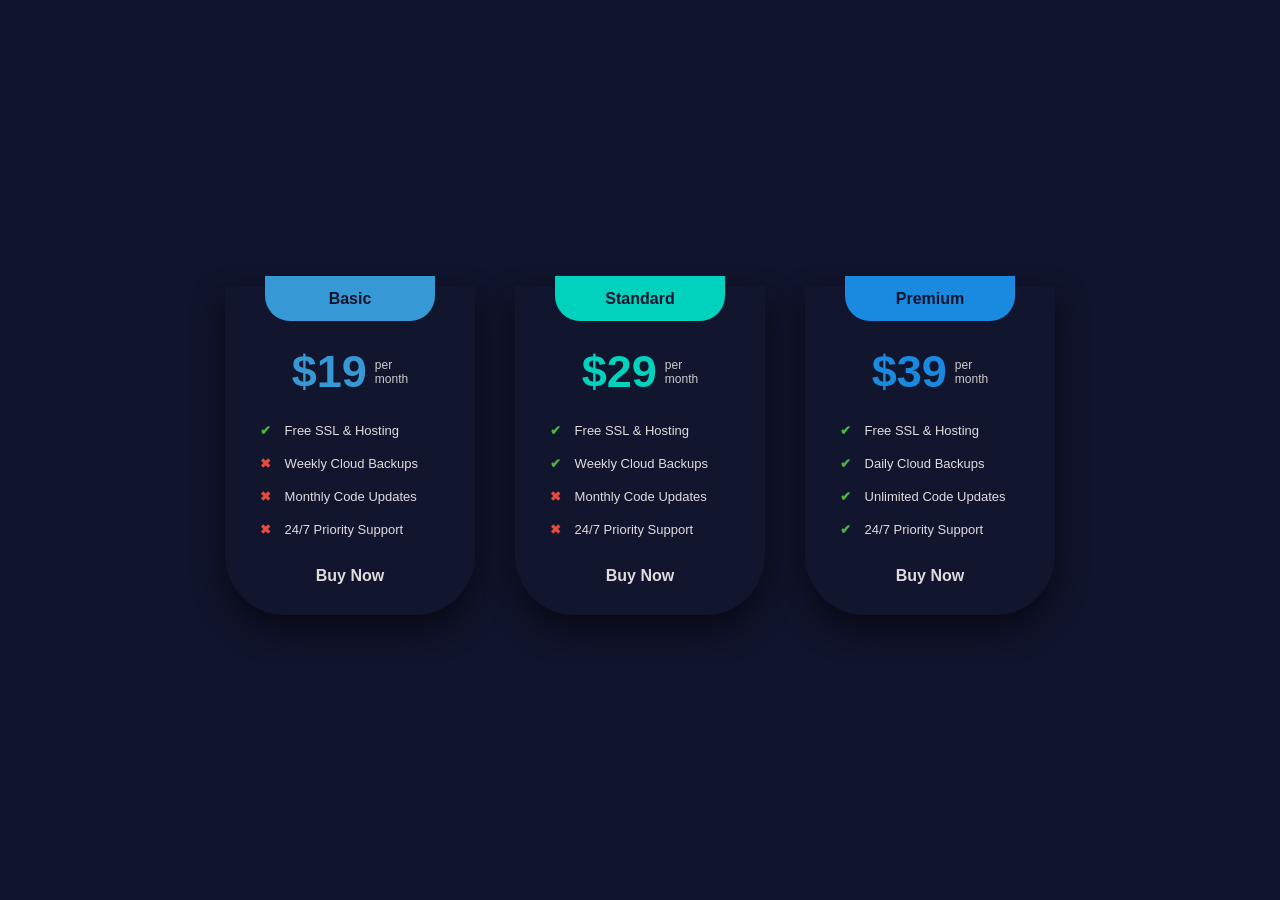
<file: index.html>
<!DOCTYPE html>
<html lang="en">
<head>
  <meta charset="UTF-8">
  <meta name="viewport" content="width=device-width, initial-scale=1.0">
  <title>Pricing Cards</title>
  <link rel="stylesheet" href="style.css">
</head>
<body>

 <div class="container">

  <div class="card basic">
    <div class="top-tab">Basic</div>
    <div class="price-box">
      <span class="amount">$19</span>
      <span class="duration">per<br>month</span>
    </div>
    <ul>
      <li><span class="yes">&#10004;</span> Free SSL &amp; Hosting</li>
      <li><span class="no">&#10006;</span> Weekly Cloud Backups</li>
      <li><span class="no">&#10006;</span> Monthly Code Updates</li>
      <li><span class="no">&#10006;</span> 24/7 Priority Support</li>
    </ul>
    <a href="#">Buy Now</a>
  </div>

  <div class="card standard">
    <div class="top-tab">Standard</div>
    <div class="price-box">
      <span class="amount">$29</span>
      <span class="duration">per<br>month</span>
    </div>
    <ul>
      <li><span class="yes">&#10004;</span> Free SSL &amp; Hosting</li>
      <li><span class="yes">&#10004;</span> Weekly Cloud Backups</li>
      <li><span class="no">&#10006;</span> Monthly Code Updates</li>
      <li><span class="no">&#10006;</span> 24/7 Priority Support</li>
    </ul>
    <a href="#">Buy Now</a>
  </div>

  <div class="card premium">
    <div class="top-tab">Premium</div>
    <div class="price-box">
      <span class="amount">$39</span>
      <span class="duration">per<br>month</span>
    </div>
    <ul>
      <li><span class="yes">&#10004;</span> Free SSL &amp; Hosting</li>
      <li><span class="yes">&#10004;</span> Daily Cloud Backups</li>
      <li><span class="yes">&#10004;</span> Unlimited Code Updates</li>
      <li><span class="yes">&#10004;</span> 24/7 Priority Support</li>
    </ul>
    <a href="#">Buy Now</a>
  </div>

</div>

</body>
</html>
</file>
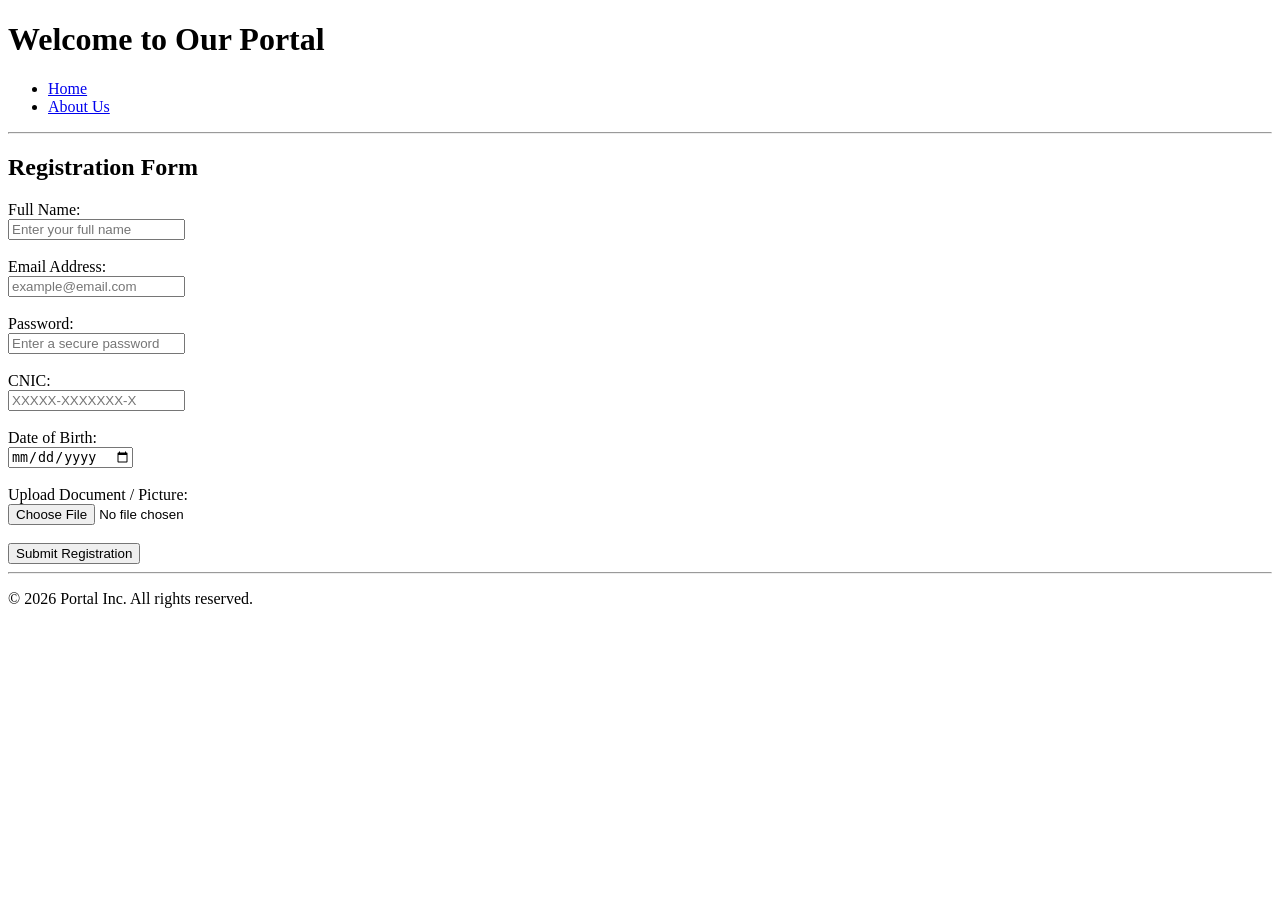
<file: home.html>
<!DOCTYPE html>
<html lang="en">
<head>
    <meta charset="UTF-8">
    <meta name="viewport" content="width=device-width, initial-scale=1.0">
    <title>Home - Registration</title>
</head>
<body>

    <!-- Header Section -->
    <header>
        <h1>Welcome to Our Portal</h1>
        <!-- Navigation Bar -->
        <nav>
            <ul>
                <li><a href="home.html">Home</a></li>
                <li><a href="about.html">About Us</a></li>
            </ul>
        </nav>
    </header>

    <hr>

    <!-- Main Content: Registration Form -->
    <main>
        <h2>Registration Form</h2>
        <form action="#" method="POST" enctype="multipart/form-data">
            
            <!-- Full Name -->
            <div>
                <label for="fullName">Full Name:</label><br>
                <input type="text" id="fullName" name="fullName" placeholder="Enter your full name" required>
            </div>
            <br>

            <!-- Email Address -->
            <div>
                <label for="userEmail">Email Address:</label><br>
                <input type="email" id="userEmail" name="userEmail" placeholder="example@email.com" required>
            </div>
            <br>

            <!-- Password -->
            <div>
                <label for="userPassword">Password:</label><br>
                <input type="password" id="userPassword" name="userPassword" placeholder="Enter a secure password" required>
            </div>
            <br>

            <!-- CNIC -->
            <div>
                <label for="userCnic">CNIC:</label><br>
                <input type="text" id="userCnic" name="userCnic" placeholder="XXXXX-XXXXXXX-X" pattern="[0-9]{5}-[0-9]{7}-[0-9]{1}" required>
            </div>
            <br>

            <!-- Date of Birth -->
            <div>
                <label for="userDob">Date of Birth:</label><br>
                <input type="date" id="userDob" name="userDob" required>
            </div>
            <br>

            <!-- File Upload -->
            <div>
                <label for="userFile">Upload Document / Picture:</label><br>
                <input type="file" id="userFile" name="userFile" required>
            </div>
            <br>

            <!-- Submit Button -->
            <div>
                <button type="submit">Submit Registration</button>
            </div>

        </form>
    </main>

    <hr>

    <!-- Footer Section -->
    <footer>
        <p>&copy; 2026 Portal Inc. All rights reserved.</p>
    </footer>

</body>
</html>
</file>
<file: style.css>
* {
  margin: 0;
  padding: 0;
  box-sizing: border-box;
  font-family: Arial, sans-serif;
}

body {
  background-color: #10142c;
  display: flex;
  justify-content: center;
  align-items: center;
  min-height: 100vh;
}

.container {
  display: flex;
  gap: 40px;
}

.card {
  background-color: #11152e;
  width: 250px;
  border-radius: 0 0 60px 60px;
  box-shadow: 0 15px 30px rgba(0, 0, 0, 0.5);
  text-align: center;
  padding-bottom: 30px;
}

.top-tab {
  width: 170px;
  height: 45px;
  margin: -10px auto 0;
  border-radius: 0 0 25px 25px;
  line-height: 45px;
  font-weight: bold;
  color: #11152e;
}

.price-box {
  display: flex;
  justify-content: center;
  align-items: center;
  margin: 25px 0;
}

.amount {
  font-size: 45px;
  font-weight: bold;
}

.duration {
  font-size: 12px;
  color: #cccccc;
  text-align: left;
  margin-left: 8px;
}

ul {
  list-style: none;
  text-align: left;
  padding: 0 35px;
  margin-bottom: 30px;
}

li {
  color: #dddddd;
  font-size: 13px;
  margin-bottom: 18px;
}

.yes {
  color: #4bb543;
  margin-right: 10px;
  font-weight: bold;
}

.no {
  color: #e64c3c;
  margin-right: 10px;
  font-weight: bold;
}

a {
  text-decoration: none;
  color: #dddddd;
  font-weight: bold;
  font-size: 16px;
}

.basic .top-tab {
  background-color: #3698d4;
}
.basic .amount {
  color: #3698d4;
}

.standard .top-tab {
  background-color: #00d2be;
}
.standard .amount {
  color: #00d2be;
}

.premium .top-tab {
  background-color: #198ae0;
}
.premium .amount {
  color: #198ae0;
}
</file>
